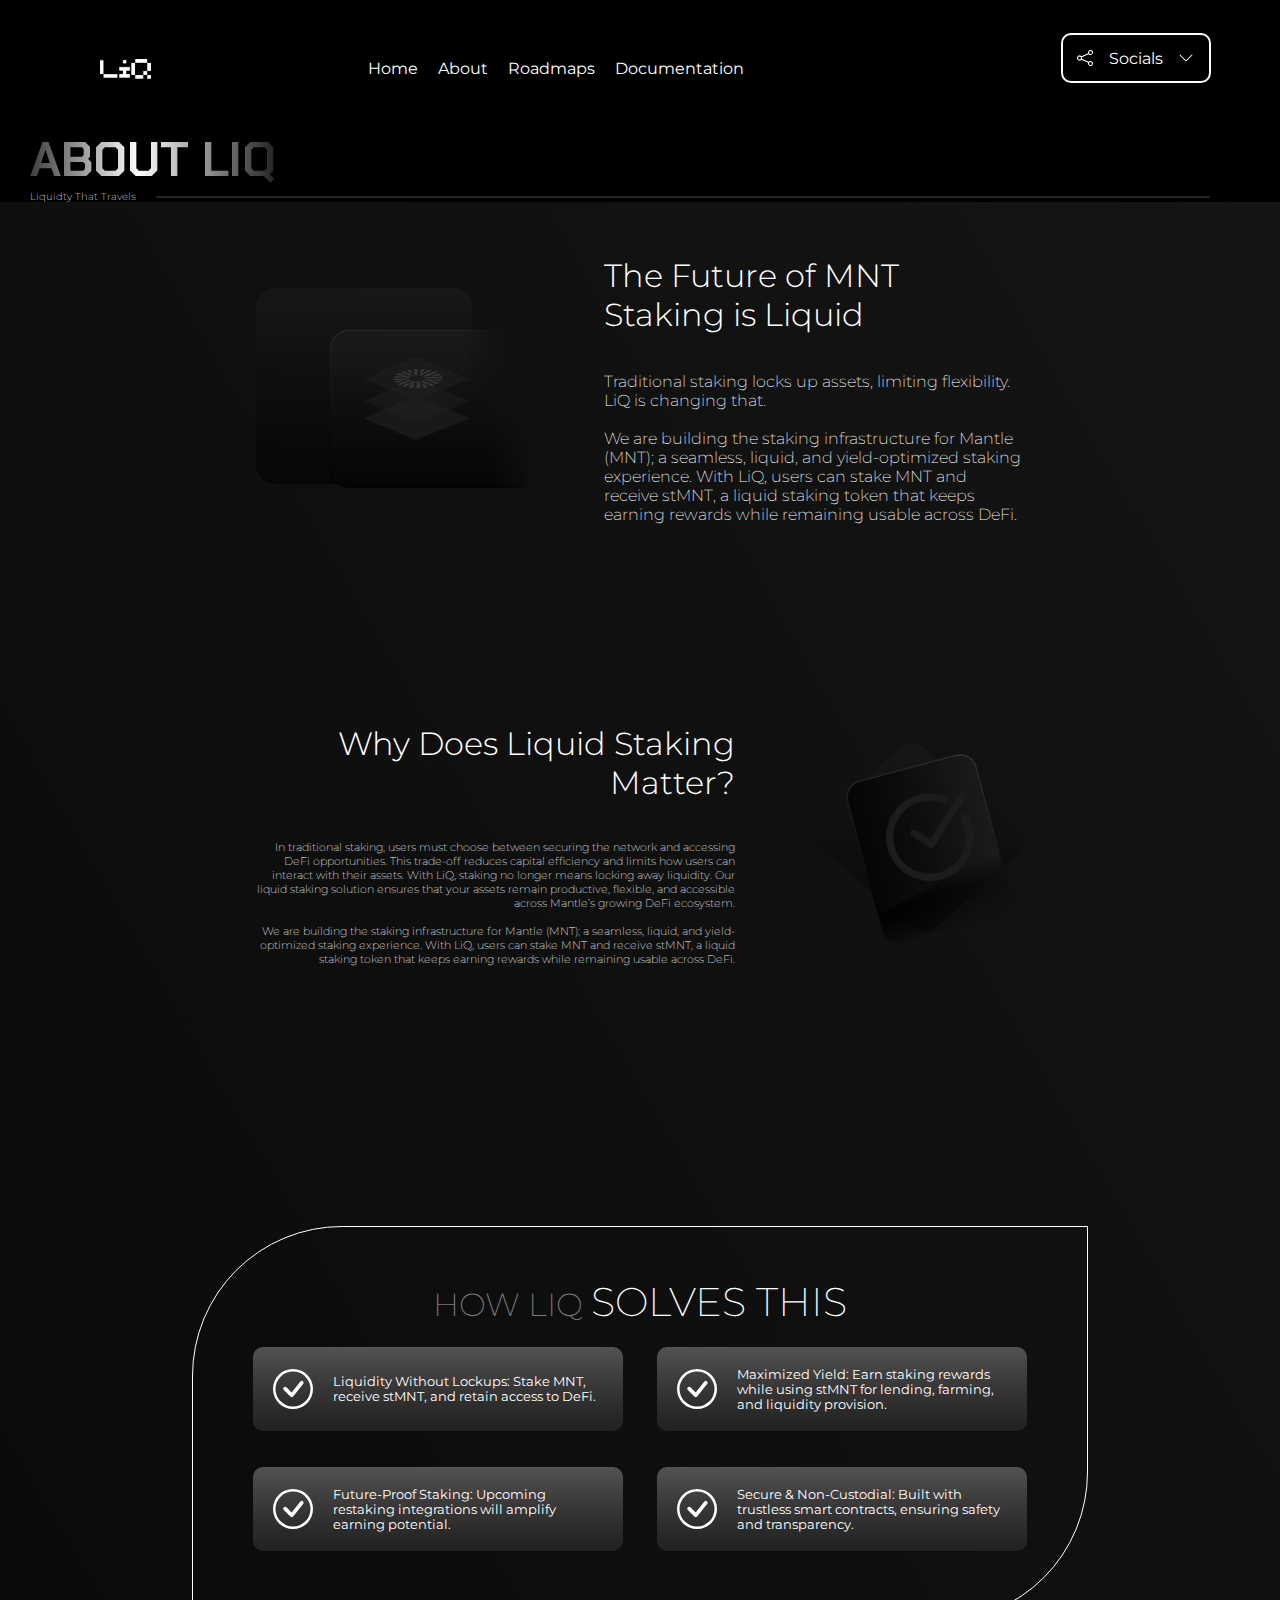
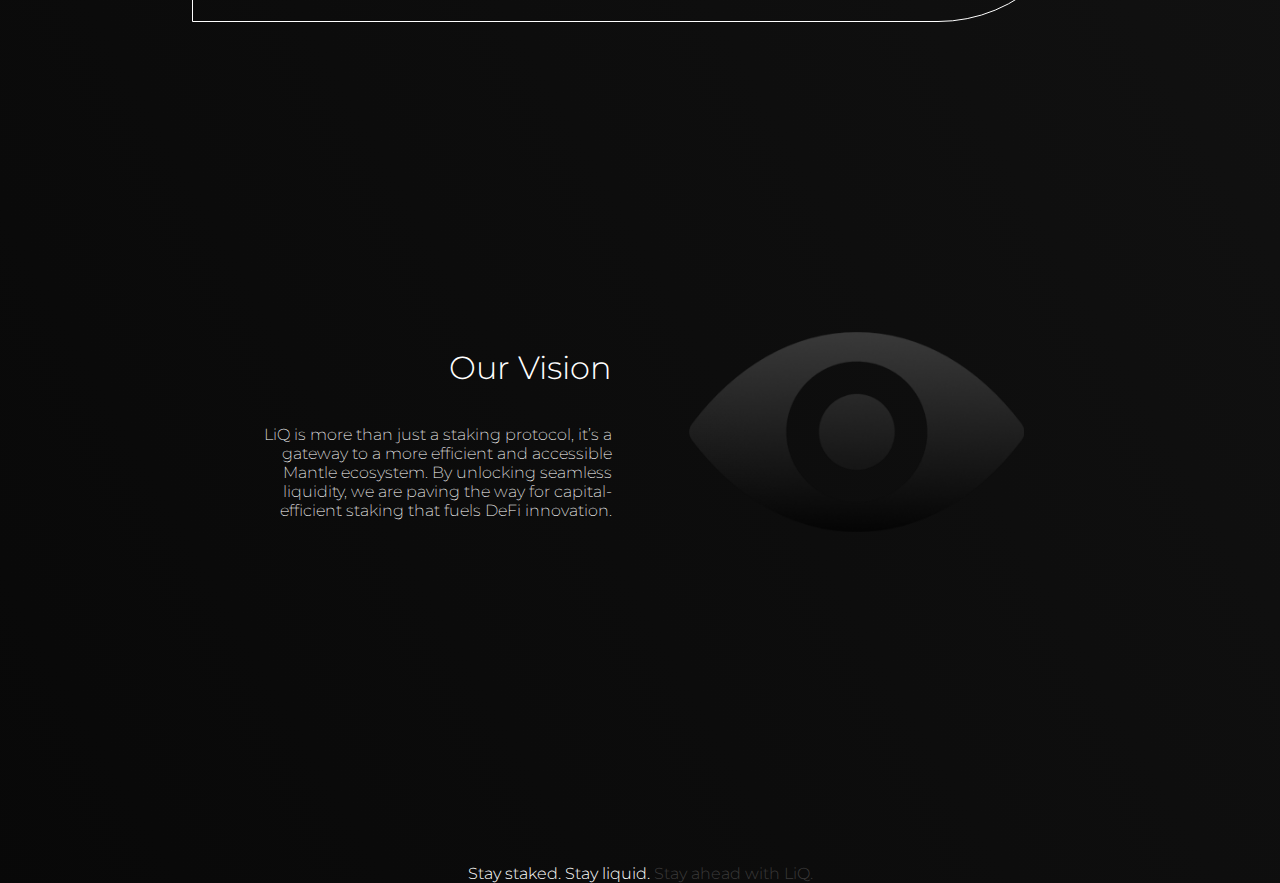
<file: about.html>
<!DOCTYPE html>
<html lang="en">
<head>
    <meta charset="UTF-8">
    <meta name="viewport" content="width=device-width, initial-scale=1.0">
    <link rel="preconnect" href="https://fonts.googleapis.com">
<link rel="preconnect" href="https://fonts.gstatic.com" crossorigin>
<link href="https://fonts.googleapis.com/css2?family=Chakra+Petch:ital,wght@0,300;0,400;0,500;0,600;0,700;1,300;1,400;1,500;1,600;1,700&display=swap" rel="stylesheet">
<link rel="preconnect" href="https://fonts.googleapis.com">
<link rel="preconnect" href="https://fonts.gstatic.com" crossorigin>
<link href="https://fonts.googleapis.com/css2?family=Montserrat:ital,wght@0,100..900;1,100..900&display=swap" rel="stylesheet">
<link rel="stylesheet" href="./styles.css">
<link rel="stylesheet" href="./about.css">
    <title>Document</title>
    <style>
        
    </style>
</head>
<body>
    <nav class="nav-bar">
        <img src="./images/main logo.png" alt="logo" class="main-logo ohno">
    <ul class="nav-menu">
        <li class="nav-item"></li>
        <li class="nav-item"><a href="./index.html">Home</a></li>
        <li class="nav-item"><a href="./about.html">About</a></li>
        <li class="nav-item"><a href="./roadmaps.html">Roadmaps</a></li>
        <li class="nav-item"><a href="#">Documentation</a></li>
        <li class="nav-item second-socials">
            <div id="soc"> <a href="https://t.me/Stakeliq"><svg xmlns="http://www.w3.org/2000/svg" width="25" height="25" fill="currentColor" class="bi bi-telegram" viewBox="0 0 16 16">
                <path d="M16 8A8 8 0 1 1 0 8a8 8 0 0 1 16 0M8.287 5.906q-1.168.486-4.666 2.01-.567.225-.595.442c-.03.243.275.339.69.47l.175.055c.408.133.958.288 1.243.294q.39.01.868-.32 3.269-2.206 3.374-2.23c.05-.012.12-.026.166.016s.042.12.037.141c-.03.129-1.227 1.241-1.846 1.817-.193.18-.33.307-.358.336a8 8 0 0 1-.188.186c-.38.366-.664.64.015 1.088.327.216.589.393.85.571.284.194.568.387.936.629q.14.092.27.187c.331.236.63.448.997.414.214-.02.435-.22.547-.82.265-1.417.786-4.486.906-5.751a1.4 1.4 0 0 0-.013-.315.34.34 0 0 0-.114-.217.53.53 0 0 0-.31-.093c-.3.005-.763.166-2.984 1.09"/>
              </svg></a></div>
            <div id="soc"><a href="https://x.com/stakeliq "><svg xmlns="http://www.w3.org/2000/svg" width="25" height="25" fill="currentColor" class="bi bi-twitter-x" viewBox="0 0 16 16">
                <path d="M12.6.75h2.454l-5.36 6.142L16 15.25h-4.937l-3.867-5.07-4.425 5.07H.316l5.733-6.57L0 .75h5.063l3.495 4.633L12.601.75Zm-.86 13.028h1.36L4.323 2.145H2.865z"/>
              </svg></a></div>
            <div id="soc"><a href="https://liq-3.gitbook.io/stake.liq"><svg xmlns="http://www.w3.org/2000/svg" width="25" height="25" fill="currentColor" class="bi bi-files-alt" viewBox="0 0 16 16">
                <path d="M11 0H3a2 2 0 0 0-2 2v12a2 2 0 0 0 2 2h8a2 2 0 0 0 2-2 2 2 0 0 0 2-2V4a2 2 0 0 0-2-2 2 2 0 0 0-2-2m2 3a1 1 0 0 1 1 1v8a1 1 0 0 1-1 1zM2 2a1 1 0 0 1 1-1h8a1 1 0 0 1 1 1v12a1 1 0 0 1-1 1H3a1 1 0 0 1-1-1z"/>
              </svg></a></div>
        </li>
    </ul>
    <div class="socials">
        <div id="soc-main">
        <svg xmlns="http://www.w3.org/2000/svg" width="16" height="16" fill="currentColor" class="bi bi-share" viewBox="0 0 16 16">
        <path d="M13.5 1a1.5 1.5 0 1 0 0 3 1.5 1.5 0 0 0 0-3M11 2.5a2.5 2.5 0 1 1 .603 1.628l-6.718 3.12a2.5 2.5 0 0 1 0 1.504l6.718 3.12a2.5 2.5 0 1 1-.488.876l-6.718-3.12a2.5 2.5 0 1 1 0-3.256l6.718-3.12A2.5 2.5 0 0 1 11 2.5m-8.5 4a1.5 1.5 0 1 0 0 3 1.5 1.5 0 0 0 0-3m11 5.5a1.5 1.5 0 1 0 0 3 1.5 1.5 0 0 0 0-3"/>
        </svg> Socials <svg xmlns="http://www.w3.org/2000/svg" width="16" height="16" fill="currentColor" class="bi bi-chevron-down" viewBox="0 0 16 16">
        <path fill-rule="evenodd" d="M1.646 4.646a.5.5 0 0 1 .708 0L8 10.293l5.646-5.647a.5.5 0 0 1 .708.708l-6 6a.5.5 0 0 1-.708 0l-6-6a.5.5 0 0 1 0-.708"/>
        </svg>
    </div>
    <section id="soc-drop">
        <ul>
            <li class="nav-item">
                <div id="soc"><a href="https://t.me/Stakeliq"><svg xmlns="http://www.w3.org/2000/svg" width="25" height="25" fill="currentColor" class="bi bi-telegram" viewBox="0 0 16 16">
                    <path d="M16 8A8 8 0 1 1 0 8a8 8 0 0 1 16 0M8.287 5.906q-1.168.486-4.666 2.01-.567.225-.595.442c-.03.243.275.339.69.47l.175.055c.408.133.958.288 1.243.294q.39.01.868-.32 3.269-2.206 3.374-2.23c.05-.012.12-.026.166.016s.042.12.037.141c-.03.129-1.227 1.241-1.846 1.817-.193.18-.33.307-.358.336a8 8 0 0 1-.188.186c-.38.366-.664.64.015 1.088.327.216.589.393.85.571.284.194.568.387.936.629q.14.092.27.187c.331.236.63.448.997.414.214-.02.435-.22.547-.82.265-1.417.786-4.486.906-5.751a1.4 1.4 0 0 0-.013-.315.34.34 0 0 0-.114-.217.53.53 0 0 0-.31-.093c-.3.005-.763.166-2.984 1.09"/>
                  </svg></a></div>
                <div id="soc"><a href="https://x.com/stakeliq "><svg xmlns="http://www.w3.org/2000/svg" width="25" height="25" fill="currentColor" class="bi bi-twitter-x" viewBox="0 0 16 16">
                    <path d="M12.6.75h2.454l-5.36 6.142L16 15.25h-4.937l-3.867-5.07-4.425 5.07H.316l5.733-6.57L0 .75h5.063l3.495 4.633L12.601.75Zm-.86 13.028h1.36L4.323 2.145H2.865z"/>
                  </svg></a></div>
                <div id="soc"><a href="https://liq-3.gitbook.io/stake.liq"><svg xmlns="http://www.w3.org/2000/svg" width="25" height="25" fill="currentColor" class="bi bi-files-alt" viewBox="0 0 16 16">
                    <path d="M11 0H3a2 2 0 0 0-2 2v12a2 2 0 0 0 2 2h8a2 2 0 0 0 2-2 2 2 0 0 0 2-2V4a2 2 0 0 0-2-2 2 2 0 0 0-2-2m2 3a1 1 0 0 1 1 1v8a1 1 0 0 1-1 1zM2 2a1 1 0 0 1 1-1h8a1 1 0 0 1 1 1v12a1 1 0 0 1-1 1H3a1 1 0 0 1-1-1z"/>
                  </svg></a></div>
            </li>
        </ul>
    </section>
    </div>
        <div class="hamburger">
            <div class="bar"></div>
            <div class="bar"></div>
            <div class="bar"></div>
        </div>
    </nav>
    <div class="head-sec-cont">
    <div class="about">
        <h1>ABOUT LIQ</h1>
    </div>
    <div class="headerlite">
        <p class="liqtt">Liquidty that travels</p>
        <div class="headrule"></div>
    </div>
</div>
<section class="info-one sigh">
    <div class="flashcard-one">
        <div class="imgur"><img src="./images/Group 4.png" alt="" style="height: 200px;"></div>
        <div class="information">
            <div><h3>The Future of MNT  Staking is Liquid</h3></div><br><br>
            <div class="par res-par"><p>Traditional staking locks up assets, limiting flexibility. LiQ is changing that. <br><br>
                We are building the staking infrastructure for Mantle (MNT); a seamless, liquid, and yield-optimized staking experience. With LiQ, users can stake MNT and receive stMNT, a liquid staking token that keeps earning rewards while remaining usable across DeFi.</p></div>
        </div>
    </div>
</section>
<section class="info-one">
    <div class="flashcard-one twotwo">
        <div class="information lefty lefty-res">
            <div id="why" class="exp"><h3>Why Does Liquid Staking Matter?</h3></div><br><br>
            <div class="par res-par"><p style="font-size: 0.7rem;">In traditional staking, users must choose between securing the network and accessing DeFi opportunities. This trade-off reduces capital efficiency and limits how users can interact with their assets.

                With LiQ, staking no longer means locking away liquidity. Our liquid staking solution ensures that your assets remain productive, flexible, and accessible across Mantle’s growing DeFi ecosystem.<br><br>
                We are building the staking infrastructure for Mantle (MNT); a seamless, liquid, and yield-optimized staking experience. With LiQ, users can stake MNT and receive stMNT, a liquid staking token that keeps earning rewards while remaining usable across DeFi.</p></div>
        </div>
        <div class="imgur imgur-res"><img src="./images/Group 3.png" alt="" id="imgurto" style="height: 200px;" ></div>
    </div>
</section>
<section class="info-one omo">
    <div class="special">
        <div class="special-ed">
            <p id="paras">HOW LIQ <span>SOLVES THIS</span></p>
        </div>
        <div class="specs">
                <div>
                    <ul>
                    <li><svg xmlns="http://www.w3.org/2000/svg" width="40" height="40" fill="currentColor" class="bi bi-check-circle" viewBox="0 0 16 16">
  <path d="M8 15A7 7 0 1 1 8 1a7 7 0 0 1 0 14m0 1A8 8 0 1 0 8 0a8 8 0 0 0 0 16"/>
  <path d="m10.97 4.97-.02.022-3.473 4.425-2.093-2.094a.75.75 0 0 0-1.06 1.06L6.97 11.03a.75.75 0 0 0 1.079-.02l3.992-4.99a.75.75 0 0 0-1.071-1.05"/>
</svg></li>
                    <li>Liquidity Without Lockups: Stake MNT, receive stMNT, and retain access to DeFi.</li>
                    </ul>
            </div>
                <div id="swap-two">
                    <ul>
                    <li><svg xmlns="http://www.w3.org/2000/svg" width="40" height="40" fill="currentColor" class="bi bi-check-circle" viewBox="0 0 16 16">
  <path d="M8 15A7 7 0 1 1 8 1a7 7 0 0 1 0 14m0 1A8 8 0 1 0 8 0a8 8 0 0 0 0 16"/>
  <path d="m10.97 4.97-.02.022-3.473 4.425-2.093-2.094a.75.75 0 0 0-1.06 1.06L6.97 11.03a.75.75 0 0 0 1.079-.02l3.992-4.99a.75.75 0 0 0-1.071-1.05"/>
</svg></li>
                    <li>Maximized Yield: Earn staking rewards while using stMNT for lending, farming, and liquidity provision.</li>
                    </ul>
            </div>
                <div id="swap-one">
                    <ul>
                    <li><svg xmlns="http://www.w3.org/2000/svg" width="40" height="40" fill="currentColor" class="bi bi-check-circle" viewBox="0 0 16 16">
  <path d="M8 15A7 7 0 1 1 8 1a7 7 0 0 1 0 14m0 1A8 8 0 1 0 8 0a8 8 0 0 0 0 16"/>
  <path d="m10.97 4.97-.02.022-3.473 4.425-2.093-2.094a.75.75 0 0 0-1.06 1.06L6.97 11.03a.75.75 0 0 0 1.079-.02l3.992-4.99a.75.75 0 0 0-1.071-1.05"/>
</svg></li>
                    <li>Future-Proof Staking: Upcoming restaking integrations will amplify earning potential.</li>
                    </ul>
            </div>
                <div>
                    <ul>
                    <li><svg xmlns="http://www.w3.org/2000/svg" width="40" height="40" fill="currentColor" class="bi bi-check-circle" viewBox="0 0 16 16">
  <path d="M8 15A7 7 0 1 1 8 1a7 7 0 0 1 0 14m0 1A8 8 0 1 0 8 0a8 8 0 0 0 0 16"/>
  <path d="m10.97 4.97-.02.022-3.473 4.425-2.093-2.094a.75.75 0 0 0-1.06 1.06L6.97 11.03a.75.75 0 0 0 1.079-.02l3.992-4.99a.75.75 0 0 0-1.071-1.05"/>
</svg></li>
                    <li>Secure & Non-Custodial: Built with trustless smart contracts, ensuring safety and transparency.</li>
                    </ul>
            </div>
        </div>
    </div>
</section>
<section class="info-one" style="margin-top: 50px;">
    <div class="flashcard-one">
        <div class="information lefty lefty lefty-res">
            <div id="why"><h3>Our Vision</h3></div><br><br>
            <div class="par"><p>LiQ is more than just a staking protocol, it’s a gateway to a more efficient and accessible Mantle ecosystem. By unlocking seamless liquidity, we are paving the way for capital-efficient staking that fuels DeFi innovation.</p></div>
        </div>
        <div class="imgur"><img src="./images/Layer 26.png" alt="" id="imgurto menace" style="height: 200px;"></div>
    </div>
</section>
<section id="footer">
    <h3 id="foot">Stay staked. Stay liquid.  <span> Stay ahead with LiQ.</span></h3>
</section>
<script src="./script.js"></script>
        </body>
        </html>
</file>
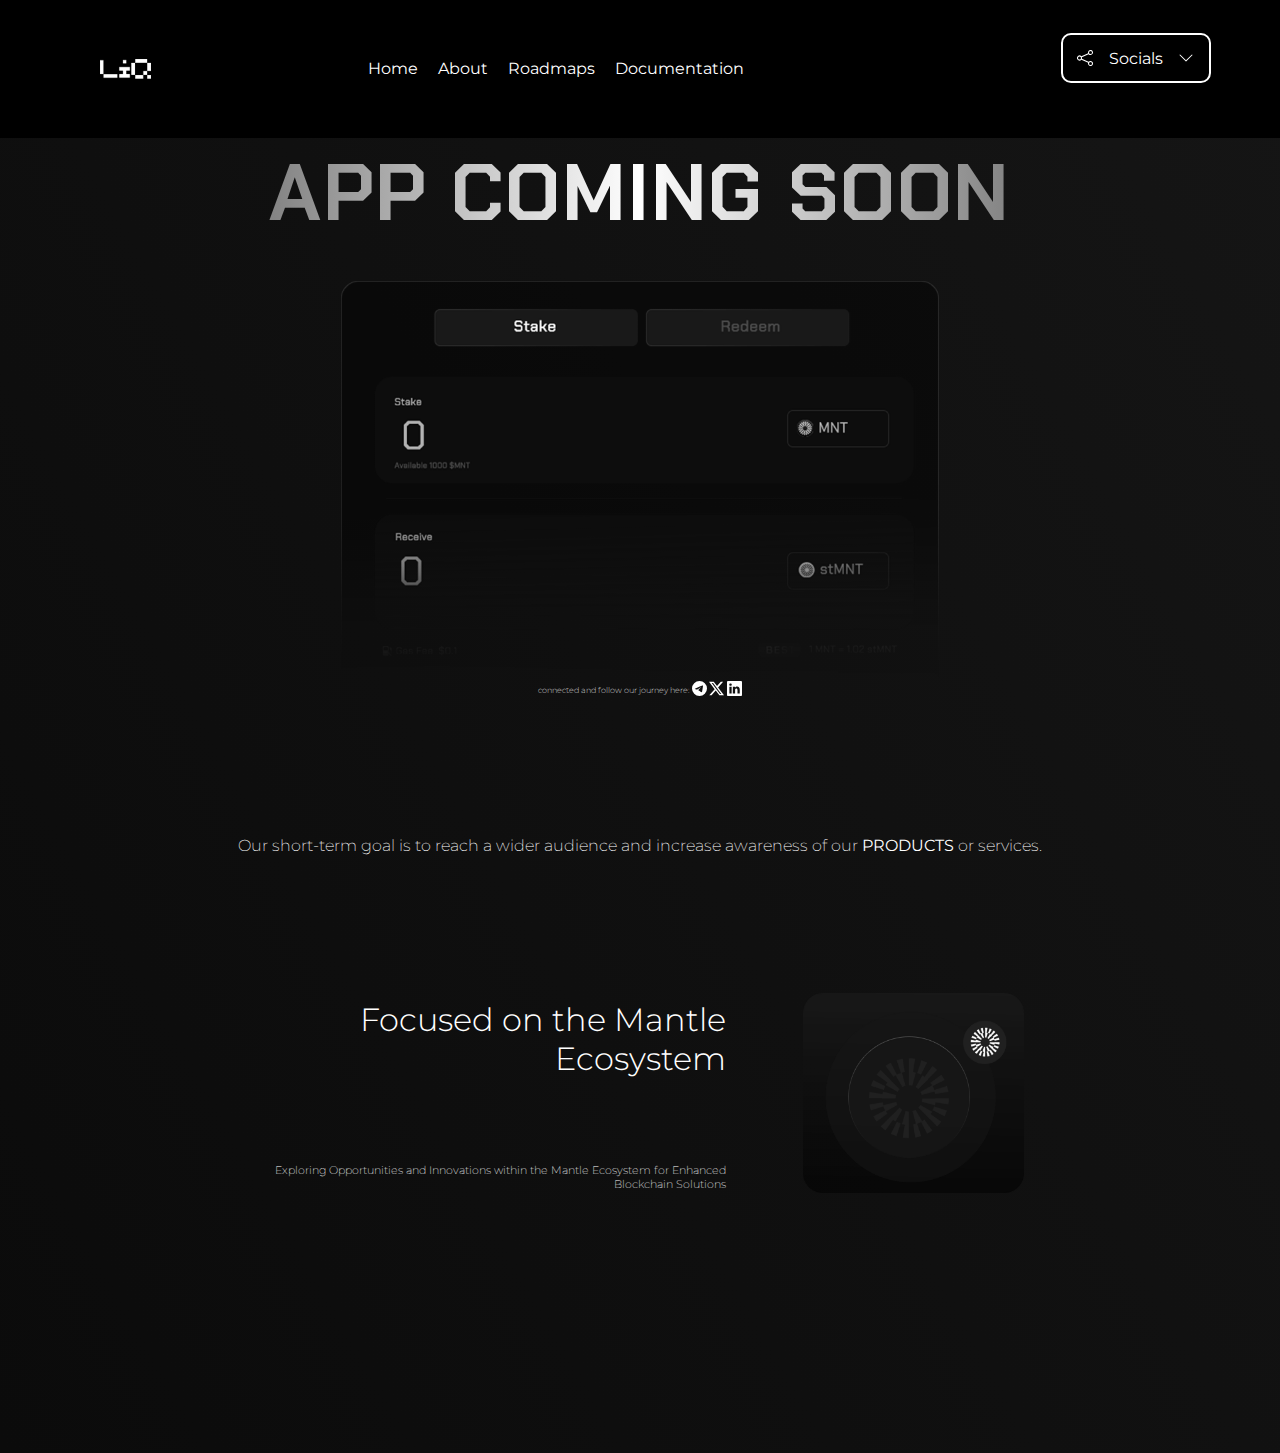
<file: launch.html>
<!DOCTYPE html>
<html lang="en">
<head>
    <meta charset="UTF-8">
    <meta name="viewport" content="width=device-width, initial-scale=1.0">
    <link rel="preconnect" href="https://fonts.googleapis.com">
<link rel="preconnect" href="https://fonts.gstatic.com" crossorigin>
<link href="https://fonts.googleapis.com/css2?family=Chakra+Petch:ital,wght@0,300;0,400;0,500;0,600;0,700;1,300;1,400;1,500;1,600;1,700&display=swap" rel="stylesheet">
<link rel="preconnect" href="https://fonts.googleapis.com">
<link rel="preconnect" href="https://fonts.gstatic.com" crossorigin>
<link href="https://fonts.googleapis.com/css2?family=Montserrat:ital,wght@0,100..900;1,100..900&display=swap" rel="stylesheet">
<link rel="stylesheet" href="./about.css">
<link rel="stylesheet" href="./styles.css">
<link rel="stylesheet" href="./launch.css">
    <title>Document</title>
    <style>
        
    </style>
</head>
<body>
    <nav class="nav-bar">
        <img src="./images/main logo.png" alt="logo" class="main-logo ohno">
    <ul class="nav-menu">
        <li class="nav-item"></li>
        <li class="nav-item"><a href="./index.html">Home</a></li>
        <li class="nav-item"><a href="./about.html">About</a></li>
        <li class="nav-item"><a href="./roadmaps.html">Roadmaps</a></li>
        <li class="nav-item"><a href="#">Documentation</a></li>
        <li class="nav-item second-socials">
            <div id="soc"> <a href="https://t.me/Stakeliq"><svg xmlns="http://www.w3.org/2000/svg" width="25" height="25" fill="currentColor" class="bi bi-telegram" viewBox="0 0 16 16">
                <path d="M16 8A8 8 0 1 1 0 8a8 8 0 0 1 16 0M8.287 5.906q-1.168.486-4.666 2.01-.567.225-.595.442c-.03.243.275.339.69.47l.175.055c.408.133.958.288 1.243.294q.39.01.868-.32 3.269-2.206 3.374-2.23c.05-.012.12-.026.166.016s.042.12.037.141c-.03.129-1.227 1.241-1.846 1.817-.193.18-.33.307-.358.336a8 8 0 0 1-.188.186c-.38.366-.664.64.015 1.088.327.216.589.393.85.571.284.194.568.387.936.629q.14.092.27.187c.331.236.63.448.997.414.214-.02.435-.22.547-.82.265-1.417.786-4.486.906-5.751a1.4 1.4 0 0 0-.013-.315.34.34 0 0 0-.114-.217.53.53 0 0 0-.31-.093c-.3.005-.763.166-2.984 1.09"/>
              </svg></a></div>
            <div id="soc"><a href="https://x.com/stakeliq "><svg xmlns="http://www.w3.org/2000/svg" width="25" height="25" fill="currentColor" class="bi bi-twitter-x" viewBox="0 0 16 16">
                <path d="M12.6.75h2.454l-5.36 6.142L16 15.25h-4.937l-3.867-5.07-4.425 5.07H.316l5.733-6.57L0 .75h5.063l3.495 4.633L12.601.75Zm-.86 13.028h1.36L4.323 2.145H2.865z"/>
              </svg></a></div>
            <div id="soc"><a href="https://liq-3.gitbook.io/stake.liq"><svg xmlns="http://www.w3.org/2000/svg" width="25" height="25" fill="currentColor" class="bi bi-files-alt" viewBox="0 0 16 16">
                <path d="M11 0H3a2 2 0 0 0-2 2v12a2 2 0 0 0 2 2h8a2 2 0 0 0 2-2 2 2 0 0 0 2-2V4a2 2 0 0 0-2-2 2 2 0 0 0-2-2m2 3a1 1 0 0 1 1 1v8a1 1 0 0 1-1 1zM2 2a1 1 0 0 1 1-1h8a1 1 0 0 1 1 1v12a1 1 0 0 1-1 1H3a1 1 0 0 1-1-1z"/>
              </svg></a></div>
        </li>
    </ul>
    <div class="socials">
        <div id="soc-main">
        <svg xmlns="http://www.w3.org/2000/svg" width="16" height="16" fill="currentColor" class="bi bi-share" viewBox="0 0 16 16">
        <path d="M13.5 1a1.5 1.5 0 1 0 0 3 1.5 1.5 0 0 0 0-3M11 2.5a2.5 2.5 0 1 1 .603 1.628l-6.718 3.12a2.5 2.5 0 0 1 0 1.504l6.718 3.12a2.5 2.5 0 1 1-.488.876l-6.718-3.12a2.5 2.5 0 1 1 0-3.256l6.718-3.12A2.5 2.5 0 0 1 11 2.5m-8.5 4a1.5 1.5 0 1 0 0 3 1.5 1.5 0 0 0 0-3m11 5.5a1.5 1.5 0 1 0 0 3 1.5 1.5 0 0 0 0-3"/>
        </svg> Socials <svg xmlns="http://www.w3.org/2000/svg" width="16" height="16" fill="currentColor" class="bi bi-chevron-down" viewBox="0 0 16 16">
        <path fill-rule="evenodd" d="M1.646 4.646a.5.5 0 0 1 .708 0L8 10.293l5.646-5.647a.5.5 0 0 1 .708.708l-6 6a.5.5 0 0 1-.708 0l-6-6a.5.5 0 0 1 0-.708"/>
        </svg>
    </div>
    <section id="soc-drop">
        <ul>
            <li class="nav-item">
                <div id="soc"><a href="https://t.me/Stakeliq"><svg xmlns="http://www.w3.org/2000/svg" width="25" height="25" fill="currentColor" class="bi bi-telegram" viewBox="0 0 16 16">
                    <path d="M16 8A8 8 0 1 1 0 8a8 8 0 0 1 16 0M8.287 5.906q-1.168.486-4.666 2.01-.567.225-.595.442c-.03.243.275.339.69.47l.175.055c.408.133.958.288 1.243.294q.39.01.868-.32 3.269-2.206 3.374-2.23c.05-.012.12-.026.166.016s.042.12.037.141c-.03.129-1.227 1.241-1.846 1.817-.193.18-.33.307-.358.336a8 8 0 0 1-.188.186c-.38.366-.664.64.015 1.088.327.216.589.393.85.571.284.194.568.387.936.629q.14.092.27.187c.331.236.63.448.997.414.214-.02.435-.22.547-.82.265-1.417.786-4.486.906-5.751a1.4 1.4 0 0 0-.013-.315.34.34 0 0 0-.114-.217.53.53 0 0 0-.31-.093c-.3.005-.763.166-2.984 1.09"/>
                  </svg></a></div>
                <div id="soc"><a href="https://x.com/stakeliq "><svg xmlns="http://www.w3.org/2000/svg" width="25" height="25" fill="currentColor" class="bi bi-twitter-x" viewBox="0 0 16 16">
                    <path d="M12.6.75h2.454l-5.36 6.142L16 15.25h-4.937l-3.867-5.07-4.425 5.07H.316l5.733-6.57L0 .75h5.063l3.495 4.633L12.601.75Zm-.86 13.028h1.36L4.323 2.145H2.865z"/>
                  </svg></a></div>
                <div id="soc"><a href="https://liq-3.gitbook.io/stake.liq"><svg xmlns="http://www.w3.org/2000/svg" width="25" height="25" fill="currentColor" class="bi bi-files-alt" viewBox="0 0 16 16">
                    <path d="M11 0H3a2 2 0 0 0-2 2v12a2 2 0 0 0 2 2h8a2 2 0 0 0 2-2 2 2 0 0 0 2-2V4a2 2 0 0 0-2-2 2 2 0 0 0-2-2m2 3a1 1 0 0 1 1 1v8a1 1 0 0 1-1 1zM2 2a1 1 0 0 1 1-1h8a1 1 0 0 1 1 1v12a1 1 0 0 1-1 1H3a1 1 0 0 1-1-1z"/>
                  </svg></a></div>
            </li>
        </ul>
    </section>
    </div>
        <div class="hamburger">
            <div class="bar"></div>
            <div class="bar"></div>
            <div class="bar"></div>
        </div>
    </nav>
    <div class="app-header" id="liq-anim">
        APP COMING SOON
    </div>
    <section class="application">
        <img src="./images/HERO.png" alt="app">
        <p class="p">connected and follow our journey here: <a href="https://t.me/Stakeliq"><svg xmlns="http://www.w3.org/2000/svg" width="15" height="15" fill="currentColor" class="bi bi-telegram" viewBox="0 0 16 16">
            <path d="M16 8A8 8 0 1 1 0 8a8 8 0 0 1 16 0M8.287 5.906q-1.168.486-4.666 2.01-.567.225-.595.442c-.03.243.275.339.69.47l.175.055c.408.133.958.288 1.243.294q.39.01.868-.32 3.269-2.206 3.374-2.23c.05-.012.12-.026.166.016s.042.12.037.141c-.03.129-1.227 1.241-1.846 1.817-.193.18-.33.307-.358.336a8 8 0 0 1-.188.186c-.38.366-.664.64.015 1.088.327.216.589.393.85.571.284.194.568.387.936.629q.14.092.27.187c.331.236.63.448.997.414.214-.02.435-.22.547-.82.265-1.417.786-4.486.906-5.751a1.4 1.4 0 0 0-.013-.315.34.34 0 0 0-.114-.217.53.53 0 0 0-.31-.093c-.3.005-.763.166-2.984 1.09"/>
          </svg></a><a href="https://x.com/stakeliq "><svg xmlns="http://www.w3.org/2000/svg" width="15" height="15" fill="currentColor" class="bi bi-twitter-x" viewBox="0 0 16 16">
            <path d="M12.6.75h2.454l-5.36 6.142L16 15.25h-4.937l-3.867-5.07-4.425 5.07H.316l5.733-6.57L0 .75h5.063l3.495 4.633L12.601.75Zm-.86 13.028h1.36L4.323 2.145H2.865z"/>
          </svg></a><a href="https://liq-3.gitbook.io/stake.liq"><svg xmlns="http://www.w3.org/2000/svg" width="15" height="15" fill="currentColor" class="bi bi-linkedin" viewBox="0 0 16 16">
            <path d="M0 1.146C0 .513.526 0 1.175 0h13.65C15.474 0 16 .513 16 1.146v13.708c0 .633-.526 1.146-1.175 1.146H1.175C.526 16 0 15.487 0 14.854zm4.943 12.248V6.169H2.542v7.225zm-1.2-8.212c.837 0 1.358-.554 1.358-1.248-.015-.709-.52-1.248-1.342-1.248S2.4 3.226 2.4 3.934c0 .694.521 1.248 1.327 1.248zm4.908 8.212V9.359c0-.216.016-.432.08-.586.173-.431.568-.878 1.232-.878.869 0 1.216.662 1.216 1.634v3.865h2.401V9.25c0-2.22-1.184-3.252-2.764-3.252-1.274 0-1.845.7-2.165 1.193v.025h-.016l.016-.025V6.169h-2.4c.03.678 0 7.225 0 7.225z"/>
          </svg></a></p>
    </section>
<p>Our short-term goal is to reach a wider audience 
    and increase awareness of our <span>PRODUCTS</span> or services.</p>
    
    <section class="info-one">
        <div class="flashcard-one twotwo">
            <div class="information lefty lefty-res">
                <div id="why" class="exp"><h3>Focused on the Mantle 
                    Ecosystem</h3></div><br><br>
                <div class="par res-par"><p style="font-size: 0.7rem;">Exploring Opportunities and Innovations within the Mantle Ecosystem for Enhanced Blockchain Solutions</p></div>
            </div>
            <div class="imgur imgur-res"><img src="./images/IC3.png" alt="" id="imgurto" style="height: 200px;" ></div>
        </div>
    </section>
    
    <script src="./script.js"></script>
</body>
</html>
</file>
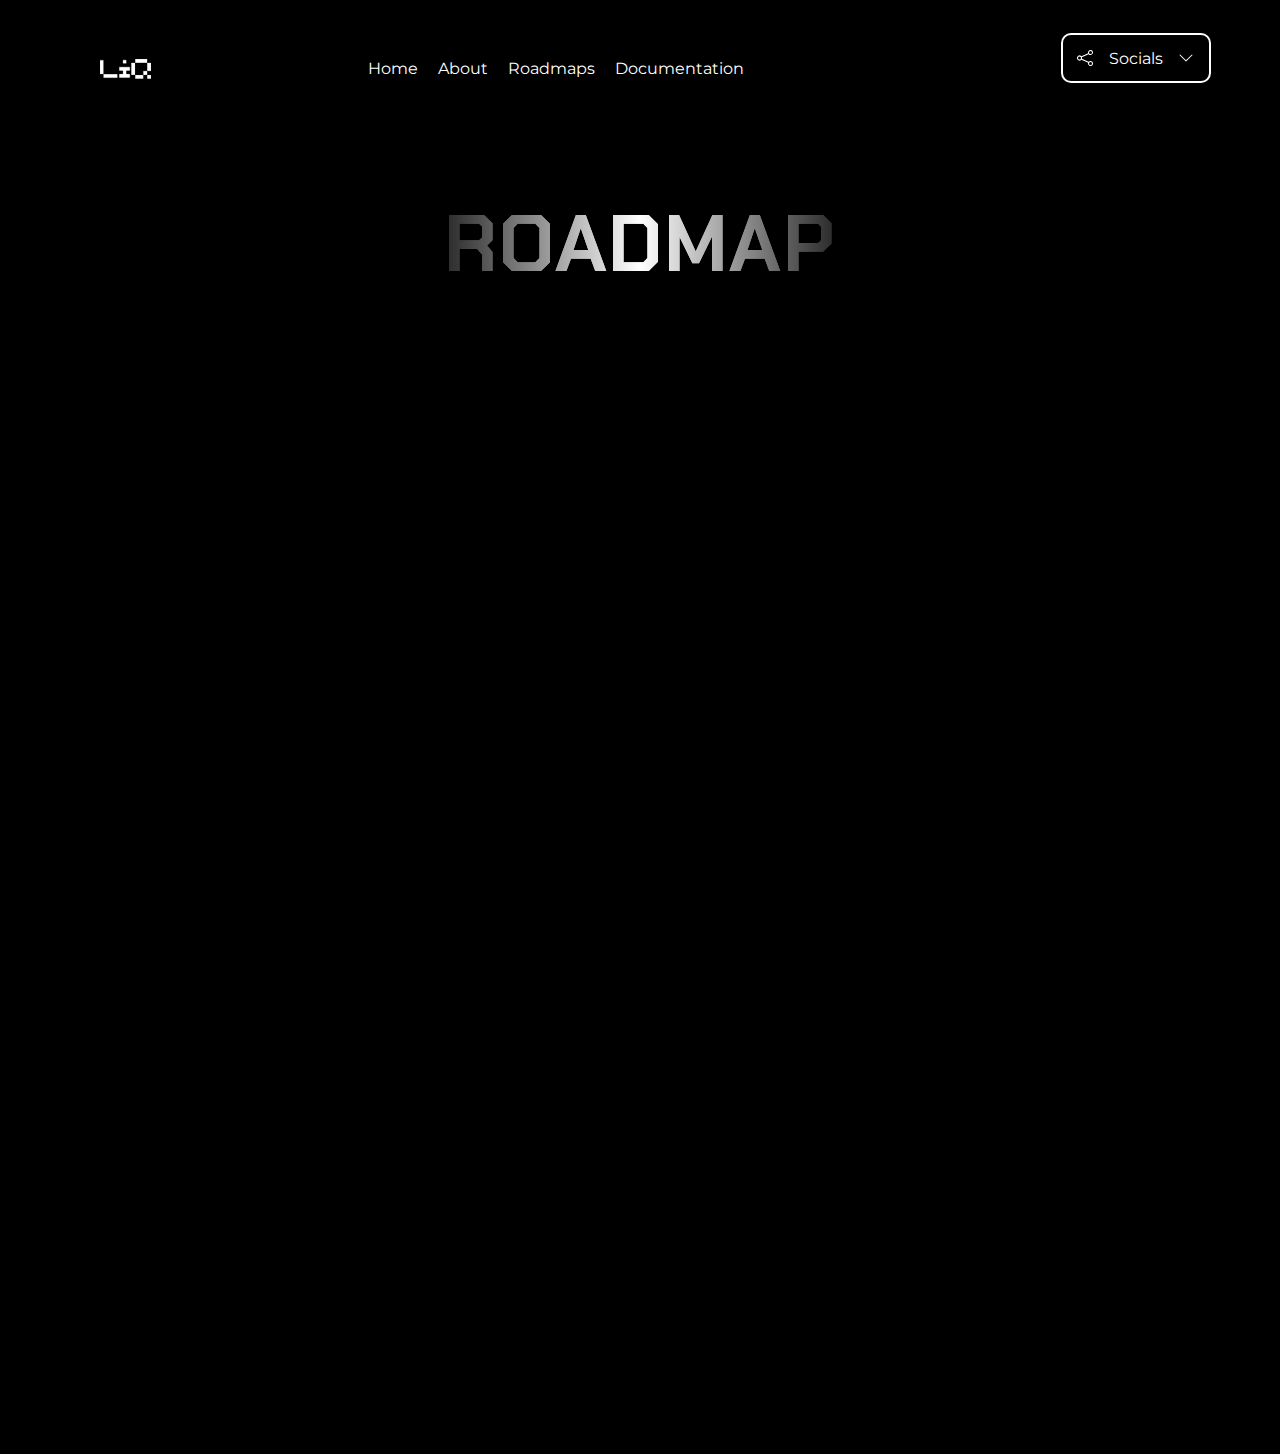
<file: roadmaps.html>
<!DOCTYPE html>
<html lang="en">
<head>
    <meta charset="UTF-8">
    <meta name="viewport" content="width=device-width, initial-scale=1.0">
    <link rel="preconnect" href="https://fonts.googleapis.com">
<link rel="preconnect" href="https://fonts.gstatic.com" crossorigin>
<link href="https://fonts.googleapis.com/css2?family=Chakra+Petch:ital,wght@0,300;0,400;0,500;0,600;0,700;1,300;1,400;1,500;1,600;1,700&display=swap" rel="stylesheet">
<link rel="preconnect" href="https://fonts.googleapis.com">
<link rel="preconnect" href="https://fonts.gstatic.com" crossorigin>
<link href="https://fonts.googleapis.com/css2?family=Montserrat:ital,wght@0,100..900;1,100..900&display=swap" rel="stylesheet">
<!-- <link href="https://cdn.jsdelivr.net/npm/bootstrap@5.3.5/dist/css/bootstrap.min.css" rel="stylesheet" integrity="sha384-SgOJa3DmI69IUzQ2PVdRZhwQ+dy64/BUtbMJw1MZ8t5HZApcHrRKUc4W0kG879m7" crossorigin="anonymous"> -->
<link rel="stylesheet" href="./styles.css">
<link rel="stylesheet" href="./roadmap.css">
    <title>Document</title>
    <style>
        
    </style>
</head>
<body>
    <nav class="nav-bar">
        <img src="./images/main logo.png" alt="logo" class="main-logo ohno">
    <ul class="nav-menu">
        <li class="nav-item"></li>
        <li class="nav-item"><a href="./index.html">Home</a></li>
        <li class="nav-item"><a href="./about.html">About</a></li>
        <li class="nav-item"><a href="./roadmaps.html">Roadmaps</a></li>
        <li class="nav-item"><a href="#">Documentation</a></li>
        <li class="nav-item second-socials">
            <div id="soc"> <a href="https://t.me/Stakeliq"><svg xmlns="http://www.w3.org/2000/svg" width="25" height="25" fill="currentColor" class="bi bi-telegram" viewBox="0 0 16 16">
                <path d="M16 8A8 8 0 1 1 0 8a8 8 0 0 1 16 0M8.287 5.906q-1.168.486-4.666 2.01-.567.225-.595.442c-.03.243.275.339.69.47l.175.055c.408.133.958.288 1.243.294q.39.01.868-.32 3.269-2.206 3.374-2.23c.05-.012.12-.026.166.016s.042.12.037.141c-.03.129-1.227 1.241-1.846 1.817-.193.18-.33.307-.358.336a8 8 0 0 1-.188.186c-.38.366-.664.64.015 1.088.327.216.589.393.85.571.284.194.568.387.936.629q.14.092.27.187c.331.236.63.448.997.414.214-.02.435-.22.547-.82.265-1.417.786-4.486.906-5.751a1.4 1.4 0 0 0-.013-.315.34.34 0 0 0-.114-.217.53.53 0 0 0-.31-.093c-.3.005-.763.166-2.984 1.09"/>
              </svg></a></div>
            <div id="soc"><a href="https://x.com/stakeliq "><svg xmlns="http://www.w3.org/2000/svg" width="25" height="25" fill="currentColor" class="bi bi-twitter-x" viewBox="0 0 16 16">
                <path d="M12.6.75h2.454l-5.36 6.142L16 15.25h-4.937l-3.867-5.07-4.425 5.07H.316l5.733-6.57L0 .75h5.063l3.495 4.633L12.601.75Zm-.86 13.028h1.36L4.323 2.145H2.865z"/>
              </svg></a></div>
            <div id="soc"><a href="https://liq-3.gitbook.io/stake.liq"><svg xmlns="http://www.w3.org/2000/svg" width="25" height="25" fill="currentColor" class="bi bi-files-alt" viewBox="0 0 16 16">
                <path d="M11 0H3a2 2 0 0 0-2 2v12a2 2 0 0 0 2 2h8a2 2 0 0 0 2-2 2 2 0 0 0 2-2V4a2 2 0 0 0-2-2 2 2 0 0 0-2-2m2 3a1 1 0 0 1 1 1v8a1 1 0 0 1-1 1zM2 2a1 1 0 0 1 1-1h8a1 1 0 0 1 1 1v12a1 1 0 0 1-1 1H3a1 1 0 0 1-1-1z"/>
              </svg></a></div>
        </li>
    </ul>
    <div class="socials">
        <div id="soc-main">
        <svg xmlns="http://www.w3.org/2000/svg" width="16" height="16" fill="currentColor" class="bi bi-share" viewBox="0 0 16 16">
        <path d="M13.5 1a1.5 1.5 0 1 0 0 3 1.5 1.5 0 0 0 0-3M11 2.5a2.5 2.5 0 1 1 .603 1.628l-6.718 3.12a2.5 2.5 0 0 1 0 1.504l6.718 3.12a2.5 2.5 0 1 1-.488.876l-6.718-3.12a2.5 2.5 0 1 1 0-3.256l6.718-3.12A2.5 2.5 0 0 1 11 2.5m-8.5 4a1.5 1.5 0 1 0 0 3 1.5 1.5 0 0 0 0-3m11 5.5a1.5 1.5 0 1 0 0 3 1.5 1.5 0 0 0 0-3"/>
        </svg> Socials <svg xmlns="http://www.w3.org/2000/svg" width="16" height="16" fill="currentColor" class="bi bi-chevron-down" viewBox="0 0 16 16">
        <path fill-rule="evenodd" d="M1.646 4.646a.5.5 0 0 1 .708 0L8 10.293l5.646-5.647a.5.5 0 0 1 .708.708l-6 6a.5.5 0 0 1-.708 0l-6-6a.5.5 0 0 1 0-.708"/>
        </svg>
    </div>
    <section id="soc-drop">
        <ul>
            <li class="nav-item">
                <div id="soc"><a href="https://t.me/Stakeliq"><svg xmlns="http://www.w3.org/2000/svg" width="25" height="25" fill="currentColor" class="bi bi-telegram" viewBox="0 0 16 16">
                    <path d="M16 8A8 8 0 1 1 0 8a8 8 0 0 1 16 0M8.287 5.906q-1.168.486-4.666 2.01-.567.225-.595.442c-.03.243.275.339.69.47l.175.055c.408.133.958.288 1.243.294q.39.01.868-.32 3.269-2.206 3.374-2.23c.05-.012.12-.026.166.016s.042.12.037.141c-.03.129-1.227 1.241-1.846 1.817-.193.18-.33.307-.358.336a8 8 0 0 1-.188.186c-.38.366-.664.64.015 1.088.327.216.589.393.85.571.284.194.568.387.936.629q.14.092.27.187c.331.236.63.448.997.414.214-.02.435-.22.547-.82.265-1.417.786-4.486.906-5.751a1.4 1.4 0 0 0-.013-.315.34.34 0 0 0-.114-.217.53.53 0 0 0-.31-.093c-.3.005-.763.166-2.984 1.09"/>
                  </svg></a></div>
                <div id="soc"><a href="https://x.com/stakeliq "><svg xmlns="http://www.w3.org/2000/svg" width="25" height="25" fill="currentColor" class="bi bi-twitter-x" viewBox="0 0 16 16">
                    <path d="M12.6.75h2.454l-5.36 6.142L16 15.25h-4.937l-3.867-5.07-4.425 5.07H.316l5.733-6.57L0 .75h5.063l3.495 4.633L12.601.75Zm-.86 13.028h1.36L4.323 2.145H2.865z"/>
                  </svg></a></div>
                <div id="soc"><a href="https://liq-3.gitbook.io/stake.liq"><svg xmlns="http://www.w3.org/2000/svg" width="25" height="25" fill="currentColor" class="bi bi-files-alt" viewBox="0 0 16 16">
                    <path d="M11 0H3a2 2 0 0 0-2 2v12a2 2 0 0 0 2 2h8a2 2 0 0 0 2-2 2 2 0 0 0 2-2V4a2 2 0 0 0-2-2 2 2 0 0 0-2-2m2 3a1 1 0 0 1 1 1v8a1 1 0 0 1-1 1zM2 2a1 1 0 0 1 1-1h8a1 1 0 0 1 1 1v12a1 1 0 0 1-1 1H3a1 1 0 0 1-1-1z"/>
                  </svg></a></div>
            </li>
        </ul>
    </section>
    </div>
        <div class="hamburger">
            <div class="bar"></div>
            <div class="bar"></div>
            <div class="bar"></div>
        </div>
    </nav>

    <div class="road-bod">
        <div class="header" id="liq-anim">
            <h1>ROADMAP</h1>
        </div>
        <div class="mapcont">
            <div class="left">
                <div class="rr" id="phase-two">
                    <h3>Phase 2:</h3>
                    <p>Expanding Utility (Q3 2025)  </p>
                    <ul class="shii">
                                <li><span id="head" >stMNT Adoption</span> – Expanding stMNT’s role in liquidity pools, lending protocols, and yield vaults.</li>
                                <li><span id="head" >Partnerships</span> Collaborations with Mantle-based DeFi protocols to deepen integrations.</li>
                                <li><span id="head" >Cross-Chain Exploration</span> – Researching bridging solutions for stMNT liquidity across chains.</li>
                                <li><span id="head" >Governance Module</span> – Introducing community governance to shape LiQ’s future direction.</li>
                            </ul></div>
                <div class="rr" id="phase-four">
                         <h3>Phase 4:</h3>
                    <p>Full-Scale DeFi Integration 
                        (2026 & Beyond) </p>
                    <ul class="shii">
                                <li><span id="head" >stMNT as a Primitives</span> – Driving adoption of stMNT as a core asset in DeFi.</li>
                                <li><span id="head" >Institutional-Grade Staking</span> – Enabling institutional and DAO participation in liquid staking.</li>
                                <li><span id="head" >Yield Aggregation</span> – Unlocking multi-layered yield through advanced staking strategies.</li>
                                <li><span id="head" >Mantle Ecosystem Growth</span> –  Strengthening MNT’s staking infrastructure for long-term sustainability.</li>
                            </ul></div>
            </div>
            <div id="progress">
                
<svg width="30" height="58.29" viewBox="0 0 41 60" fill="none" xmlns="http://www.w3.org/2000/svg" id="tri-one">
    <path fill-rule="evenodd" clip-rule="evenodd" d="M20.5 0.856079L40.5317 20.8877L21.4414 59.1483L0.468323 20.8877L20.5 0.856079Z" fill="#ECECEC"/>
    </svg>

    
<svg width="19.25" height="19.25" viewBox="0 0 23 22" fill="none" xmlns="http://www.w3.org/2000/svg" id="lips-one">
    <path fill-rule="evenodd" clip-rule="evenodd" d="M11.5055 1.38147C16.8207 1.38147 21.1295 5.69027 21.1295 11.0055C21.1295 16.3207 16.8207 20.6295 11.5055 20.6295C6.19027 20.6295 1.88147 16.3207 1.88147 11.0055C1.88147 5.69027 6.19027 1.38147 11.5055 1.38147Z" fill="white" stroke="white" stroke-width="1.96" stroke-miterlimit="16"/>
    </svg>
    
    
<svg width="19.25" height="19.25" viewBox="0 0 23 22" fill="none" xmlns="http://www.w3.org/2000/svg" id="lips-two">
    <path fill-rule="evenodd" clip-rule="evenodd" d="M11.5055 1.38147C16.8207 1.38147 21.1295 5.69027 21.1295 11.0055C21.1295 16.3207 16.8207 20.6295 11.5055 20.6295C6.19027 20.6295 1.88147 16.3207 1.88147 11.0055C1.88147 5.69027 6.19027 1.38147 11.5055 1.38147Z" fill="white" stroke="white" stroke-width="1.96" stroke-miterlimit="16"/>
    </svg>
    
    <svg width="30" height="58.29" viewBox="0 0 41 60" fill="none" xmlns="http://www.w3.org/2000/svg" id="tri-two">
        <path fill-rule="evenodd" clip-rule="evenodd" d="M20.5 0.856079L40.5317 20.8877L21.4414 59.1483L0.468323 20.8877L20.5 0.856079Z" fill="#ECECEC"/>
        </svg>
    
                <svg width="5" height="718" viewBox="0 0 5 718" fill="none" xmlns="http://www.w3.org/2000/svg" id="rod-host">
                <path fill-rule="evenodd" clip-rule="evenodd" d="M2.5 718C1.1193 718 0 716.881 0 715.5V2.5C0 1.1193 1.1193 0 2.5 0C3.8807 0 5 1.1193 5 2.5V715.5C5 716.881 3.8807 718 2.5 718Z" fill="white"/>
                </svg>
                </div>
            <div class="right">
                        <div class="rr" id="phase-one">
                            <h3>Phase 1:</h3>
                            <p>Foundation & Launch (Q2 2025). </p>
                            <ul class="shii">
                                <li><span id="head" >Core Smart Contracts</span> – Development and auditing of liquid staking</li>
                                <li><span id="head" >stMNT Issuance</span> – Launch of stMNT, enabling liquid staking for MNT holders</li>
                                <li><span id="head" >Basic DeFi Integrations</span> – stMNT support in key DEXs and lending markets on Mantle.</li>
                                <li><span id="head" >Security & Audits</span> – Comprehensive smart contract audits to ensure protocol safety.</li>
                            </ul>
                        </div>
                        <div class="rr" id="phase-three">
                            <h3>Phase 3:</h3>
                            <p>Advanced Yield Strategies (Q4 2025) </p>
                            <ul class="shii">
                                <li><span id="head" >Restaking Infrastructure </span> – Enabling restaking mechanisms for additional yield opportunities.</li>
                                <li><span id="head" >Basic DeFi Integrations</span> –Bringing stMNT to L2s and major DeFi ecosystems.</li>
                                <li><span id="head" >Security & Audits</span> – Comprehensive smart contract audits to ensure protocol safety.</li>
                            </ul>
                        </div>
            </div>
        </div>
    </div>
    <script src="./script.js"></script>
</body>
</html>
</file>
<file: styles.css>
:root {
    --main-color: #000;
    --accent-color: #fff;
    --main-font :"Chakra Petch", sans-serif;
    --sub-font : "Montserrat", sans-serif;
}
*{
    margin: 0;
    padding: 0;
    box-sizing: border-box;
}
body{
    background:url(./images/Untitled\ design.png);
    background-size: cover;
    background-repeat: no-repeat;
    display: flex;
    height: 100vh;
    flex-direction: column;
    user-select: none;
}
.nav-bar {
    background: black;
    padding: 1.2rem;
    display: flex;
    justify-content: space-between;
    align-items: center;
    width: 100%;
    top: 0;
    font-family: var(--sub-font);
    position: fixed;
    padding-left: 100px;
}
ul{
    display: flex;
    align-items: center;
    list-style: none;
    gap: 20px;
}
.hamburger{
    display: 0;
}
 a{
    text-decoration: none;
    color: var(--accent-color);
}
.nav-item{
height: 20px;;
}
.nav-menu a:hover{
    border-bottom: 2px solid white; 
    transition: 200ms;
    padding-bottom: 10px;
}
.main-body{
    width: 100%;
    height: 100%;
    display: flex;
    justify-content: center;
    align-items: center;
    height: fit-content;
    padding-left: 100px;
    overflow: hidden;
    margin-top: 130px;
}
.info{
    width: 60%;
    height: 100%;
}

#liquid{
    color: var(--accent-color);
    font-family: var(--sub-font);
    font-size: 0.8rem;
    width: 100%;
    display: flex;
    align-items: center;
    gap: 1rem;
}
#per{
    width: 100px;
    height: 40px;
    color: var(--accent-color);
    font-family: var(--sub-font);
    font-size: 1rem;
    background: linear-gradient(to bottom, #292929, #292929, #292929, #858282);
    border-radius: 10px;
    display: flex;
    justify-content: center;
    align-items: center;
    gap: 10px;
    padding: 3px;
}
.image{
    width: 40%;
}
.ohno{
    height: 20px;
}
.image img{
    height: 480px;
    margin-top: 50px;
}
#launch{
    width: 200px;
    height: 50px;
    background-color: var(--main-color);
    border: 1px solid white;
    color: var(--accent-color);
    border-radius: 10px;
    margin-top: 20px;
    font-family: var(--sub-font);
    font-size: 1rem;
    text-align: center;
    transition: 200ms;
}
#launch:hover{
    color: black;
    background-color: var(--accent-color);
    transition: 200ms;
    border: 1px solid black;
}
#launch:active{
    width: 200px;
    height: 50px;
    background-color: var(--main-color);
    border: 1px solid white;
    color: var(--accent-color);
    border-radius: 10px;
    margin-top: 20px;
    font-family: var(--sub-font);
    font-size: 1rem;
    text-align: center;
    transition: 200ms;
}
.socials{
    display: flex;
    flex-direction: column;
    justify-content: center;
    height: 100px;
    margin-right: 50px;
}
#soc-main{
    display: flex;
    width: 150px;
    height: 50px;
    color: var(--accent-color);
    display: grid;
    place-items: center;
    grid-template-columns: 1fr 1fr 1fr;
    border: 2px solid var(--accent-color);
    gap: 1px;
    font-family: var(--sub-font);
    border-radius: 10px;
    margin-left: auto;
    z-index: 2;
    transition: all 200ms;
    cursor: pointer;
}
#soc-main:hover{
    background-color: white;
    color:var(--main-color);
    transition:all 200ms;
    border: 1px solid var(--main-color);
}
#soc.main.active{
    padding: 10px;
    background-color: red;
}
#soc-drop{
    border-bottom: 2px solid var(--accent-color);    
    color: white;
    display: flex;
    opacity: 0;
    position: relative;
    padding: 0;
    transform: translateY(-70px);
    justify-content: center;
    transition: 200ms;
}
#soc-drop #soc{
    height: 40px;
    width: 40px;
    display: grid;
    padding: px;
    place-items: center;
    transition: border 200ms;
}
 #soc:hover{
    border-radius: 10px;
    background-color: rgba(128, 128, 128, 0.463);
    transition: all 200ms;
}
#soc-drop ul>li{
    display: flex;
    gap: 15px;
}
#soc-drop.actiive{
    transform: translateY(0);
    opacity: 1;
    height: 80px;

    transition: 300ms;
}
.hamburger {
    display: none;
    cursor: pointer;
    padding: 0.5rem;
    border-radius: 4px;
    transition: background-color 0.3s ease;
}
.bar {
    display: block;
    width: 25px;
    height: 3px;
    margin: 5px auto;
    background-color: white;
    transition: all 0.3s ease;
    border-radius: 2px;
}
.second-socials{
    color: var(--accent-color);
    width: 100px;
    display: flex;
    justify-content: space-between;
    opacity: 0;
}
#liq-anim, #that-anim {
    font-family: var(--main-font);
    font-size: 5rem;
    font-weight: 900;
    line-height: 105px;
    letter-spacing: 1.58px;
    white-space: nowrap;

    background: linear-gradient(to right, #292929, #fff, #292929);
    -webkit-background-clip: text;
    background-clip: text;
    -webkit-text-fill-color: transparent;
    color: transparent;

    animation: reveal 2s ease-in-out;
    transition: filter 200ms ease-in-out;
}
#that-anim{
    animation: typo 2s ease-in-out 1s forwards;
    width: 0;
}

@keyframes reveal {
    from {
        width: 0;
    }
    to {
        width: 100%;
    }
}
@keyframes typo {
    from {
        width: 0;
    }
    to {
        width: 100%;
    }
}

@media screen and (max-width: 768px) {
    .hamburger {
        display: block;
        position: relative;
        z-index: 23;
    }

    .hamburger.active .bar:nth-child(2) {
        opacity: 0;
    }

    .hamburger.active .bar:nth-child(1) {
        transform: translateY(8px) rotate(45deg);
    }

    .hamburger.active .bar:nth-child(3) {
        transform: translateY(-8px) rotate(-45deg);
    }

    .nav-menu {
        position: fixed;
        right: -100%;
        top: 0;
        height: 100vh;
        gap: 0;
        flex-direction: column;
        justify-content: flex-start;
        align-items: flex-start;
        background:black;
        width: 300px;
        text-align: left;
        transition: 0.4s cubic-bezier(0.4, 0, 0.2, 1);
        box-shadow: -5px 0 15px rgba(0, 0, 0, 0.1);
        border-left: 1px solid grey;
        border-top-left-radius: 10px;
        border-bottom-left-radius: 10px;
        padding-left: 20px;
    }

    .nav-item {
        opacity: 0;
        transform: translateX(50px);
        padding: 0;
        transition: all 0.3s ease;
        height: 5%;
    }

    .nav-menu.active .nav-item {
        opacity: 1;
        transform: translateX(0);
    }

    .nav-menu.active {
        right: 0;
        z-index: 22;
    }

    .nav-link {
        display: block;
        padding: 0.8rem 1rem;
        border-radius: 8px;
        background: rgba(255, 255, 255, 0.1);
        backdrop-filter: blur(10px);
    }

    .nav-link:hover {
        background: rgba(255, 255, 255, 0.2);
        transform: translateX(10px);
    }

    .nav-link::after {
        display: none;
    }

.socials{
    display: none;
}
.second-socials{
    color: var(--accent-color);
    width: 100px;
    display: flex;
    justify-content: space-between;
    opacity: 1;
    margin-top: 100%;
    position: relative;
    top: 90px;
}
.second-socials #soc:hover, a:hover{
    background-color: black;
    border-bottom: none;
}
.main-body{
    flex-direction: column;
    padding-left: 0px;
    justify-content: flex-start;
    align-items: flex-start;
    overflow: visible;
    margin-top: 100px;
    width: 100%;
}
.info{
    width: 100%;
    padding-left: 10%;
}
#liq-anim, #that-anim{
    overflow: visible;
    padding-top: 0;
    padding-bottom: 0;
    font-size: 2.7em;
    gap: 0;
    z-index: 4;
}
#that-anim{
    margin-top: -60px;
    line-height: 100px;
    padding: 0;
}
body{
    height: 100vh;
    background-size: auto;
}
.image{
    display: grid;
    place-items: center;
    width: 100%;
    margin-top: 50px;
}
.image img{
    height: 250px;
}
#liquid{
    display: flex;
    flex-direction: column;
    justify-content: flex-start;
    align-items: flex-start;
}
.nav-bar{
    justify-content: space-between;
    align-items: center;
    padding-left: 1.5rem;
}
}
@media screen and (max-width: 912px) {
    #liq-anim, #that-anim{
        font-size: 2.5rem;
    }
    #that-anim{
    margin-top: -60px;
        
    }
}
</file>
<file: about.css>
:root {
    --main-color: #000;
    --accent-color: #fff;
    --main-font :"Chakra Petch", sans-serif;
    --sub-font : "Montserrat", sans-serif;
}
body{
    display: flex;
    flex-direction: column;
    gap: 200px;
    background: linear-gradient(60deg, #000000, #1a1a1a, #000000);
    background-size: 600% 600%;
    animation: bgmove 10s ease infinite;
}
.head-sec-cont{
    margin-top: 10%;
    display: flex;
    flex-direction: column;
    position: fixed;
    background-color: var(--main-color);
    width: 100%;
}
h1{
    background: linear-gradient(to right, #090808, #ffffff, #222222);
    width: fit-content;
    -webkit-background-clip: text;
    font-family: var(--main-font);
    background-clip: text;
    -webkit-text-fill-color: transparent;
    color: transparent;
    display: grid;
    text-align: left;
    font-size: 3rem;
    padding-left: 30px;
}

.liqtt{
    background: none;
    color: var(--accent-color);
    font-family: var(--sub-font);
    text-transform: capitalize;
    font-size: 0.6rem;
    padding-left: 30px;
}
.headerlite{
    display: grid;
    grid-template-columns: auto 2fr;
    place-items: center;
    padding-right: 70px;
    gap: 20px;
}
.headrule{
    border: 1px solid rgb(36, 36, 36);
    height: 1px;
    width: 100%;
}
.info-one{
    height: auto;
    width: 100%;
    display: grid;
    place-items: center;
}
.sigh{
    margin-top: 20%;
}
.flashcard-one{
    display: grid;
    place-items: center;
    grid-template-columns: auto auto;
    width: 60%;
    font-size: 1rem;
    gap: 10%;
}
h3{
    width: 100%;
}
.information{
    color: white;
    font-family: var(--sub-font);
}
img{
    height: 300px;
}
.lefty{
    text-align: right;
}
#imgurto{
    height: 400px;
}
h3{
    font-weight: 300;
    font-size: 2rem;
    width: 100%;
    color: var(--accent-color);
}
p{
    font-weight: 200;   
}
#why{
    display: flex;
    justify-content: flex-end;
}
.special-ed{
    display: flex;
    flex-direction: column;
    text-align: center;
    font-size: 2rem;
    color: #7d7b7b;
}
.special{
    color: white;
    border: 1px solid var(--accent-color);
    font-family: var(--sub-font);
    border-top-left-radius: 150px;
    border-bottom-right-radius: 150px;
    padding: 50px;
    width: 70%;
}
.special span{
    color: white;
    font-size: 2.5rem;
}
.specs{
    display: grid;
    grid-template-columns: 1fr 1fr;
    grid-template-rows: 1fr 1fr;
    place-items: center;
    margin-top: 20px;
    gap: 015px;
}
.specs div{
    background: linear-gradient(to bottom, #525252, #373535, #212121);
    width: 95%;
    margin-bottom: 20px;
    border-radius: 10px;
    padding: 20px;
    font-size: 0.8rem;
    height: 80% ;
}
.specs ul{
    height: 100%;
}
.specs li{
    height: 100%;
    display: grid;
    place-items: center;
}
.omo{
    margin-top: 60px;
    margin-bottom: 60px;
}

#footer{
    display: grid;
    place-items: center;
    margin-top: 10%;
    font-family: var(--sub-font);
}
#foot{
    font-size: 1rem;
    width: 100%;
    text-align: center;
}
#foot span{
    color: #3b3a3a;
}
@media screen and (max-width: 920px) {
    body{
        gap: 10px;
        background: linear-gradient(0deg, #2e2e2e, #101010, #000000);
        background-size: 600% 600%;
        animation: bgmove 10s ease infinite;
    }
    .flashcard-one{
        grid-template-columns: 1fr;
        grid-template-rows: 1fr 1fr ;
        margin-bottom: 15%;
        width: 100%;
        height: auto ;
        font-size: 1rem;
    }
    .nav-bar{
        z-index: 1;
    }
    .res-par{
        width: 100%;
        font-size: 1rem
    }
    .twotwo{
        grid-template-rows: 1fr 3fr;
    }
    .lefty-res{
        grid-row: 2/3;
        width: 100%;
        padding: 0;
    }
    .imgur-res{
        grid-row: 1/2;
        height: 200px;
        display: grid;
        place-items: flex-end;
        padding: 0;
        margin: 0;
    }
    img{
        height: 300px;
        padding: 0;
        margin: 0;
    }
    .lefty{
        font-size: 1rem;
        text-align: right;
    }
    h3{
        font-size: 2rem;
        padding: 0;
        margin: 0;
        width: 100%;
    }
    #imgurto{
        height: 300px;
    }
    .information{
        margin: 0;
    }
    .specs{
        grid-template-columns: auto;
        grid-template-rows: auto auto auto auto;
        margin: 0;
        min-width: 200px;
    }
    .specs div{
        height: 70%;
        width: 100%;
        font-size: 0.7rem;
        padding: 10px;
    }
    .special{
        width: 100%;
        height: 100%;
        padding: 20px;
        border-top-left-radius: 50px;
        border-bottom-right-radius: 50px;
    }
    #swap-one{
        grid-row: 2/3;
    }
    #swap-two{
        grid-row:3/4;
    }
    .info-one{
        height: auto;
        width: 100vw;
        margin: 0;
        display: flex;
        justify-content: center;
        align-items: center;
        padding-left: 20px;
        padding-right: 20px;
        position: relative;
        gap: 0;
    }
    .head-sec-cont{
        position: relative;
        top: 5%;
    }
    #menace{
        height: 50px;
    }
    .sigh{
        margin-top: 20%;
    }
    .exp h3{
        width: 100%;
    }
    .special-ed{
        font-size: 1.5rem;
    }
    .special-ed span{
        font-size: 2rem;
    }
    .twotwo{
        padding: 0;
        gap: 0;
        grid-template-columns: 1fr;
        grid-template-rows: 1fr 1fr ;
    }

}
@media (min-width: 768px) and (max-width: 920px) {
    .head-sec-cont{
        position: relative;
        top: 6%;
    }
}
</file>
<file: launch.css>
:root {
    --main-color: #000;
    --accent-color: #fff;
    --main-font :"Chakra Petch", sans-serif;
    --sub-font : "Montserrat", sans-serif;
}
body{
    display: flex;
    flex-direction: column;
    background: linear-gradient(60deg, #000000, #1a1a1a, #000000);
    background-size: 600% 600%;
    animation: bgmove 10s ease infinite;
    font-family: var(--sub-font);
    gap: 10px;
}
.app-header{
    height: auto;
    color: azure;

    font-size: 3rem;
    margin-top: 11%;
    display: grid;
    place-items: center;
}
#liq-anim{
    animation: none;
    z-index: -100;
}
.application{
    padding-top: 2%;
    display: grid;
    place-items: center;
}
.p{
    color: white;
    display: grid;
    place-items: center;
    grid-template-columns: 1fr 0.1fr 0.1fr 0.1fr;
    gap: 2px;
    font-size: 0.5rem;
    margin: 0;
}
p{
    color: white;
    /* display: grid; */
    /* place-items: center; */
    text-align: center;
    margin-top: 10%;
}
span{
    font-weight: 400;
}
.par{
    text-align: right;
}
.par p{
    text-align: right;
    padding: 0;
    display: flex;
    justify-content: flex-end;
}
.info-one{
    margin-top: 10%;
    padding-bottom: 20%;
}
img{
    height: 400px;
}
@media screen and (max-width: 918px) {
    img{
        height: 200px;
    }
    .nav-bar{
        background: black;
    }
    .app-header{
        font-size: 0.4rem;
        width: 100%;
        margin-top: 20%;
    }
    #liq-anim{
        font-size: 2rem;
    }
.twotwo{
    display: flex;
    flex-direction: column-reverse;
    justify-content: flex-end;
    align-items: flex-end;
    gap: 20px;
    padding-right: 50px;
}
    .info-one img{
        height: 210px !important;
        place-self: flex-end;
        place-self: right;
    }
    .info-one p{
        font-size: 1rem !important;
        margin: 0 !important;
    }
    .info-one h3{
        margin: 0 !important;
    }

}
</file>
<file: roadmap.css>
:root {
    --main-color: #000;
    --accent-color: #fff;
    --main-font :"Chakra Petch", sans-serif;
    --sub-font : "Montserrat", sans-serif;
}
body{
    display: flex;
    flex-direction: column;
    gap: 200px;
    background-size:auto;
    background: black;
}
.road-bod{
    height: fit-content;
    display: grid;
    place-items: center;
    margin-top: 15%;
}
h1{
    background: linear-gradient(to right, #292929, #fff, #292929);
    -webkit-background-clip: text;
    background-clip: text;
    -webkit-text-fill-color: transparent;
    color: transparent;
    display: grid;
    place-items: center;
    margin-bottom: 10%;
}

ul{
    padding: 0;
    margin: 0;
}
li{
    padding: 0;
    margin: 0;
}
.mapcont{
    height: auto;
    display: grid;
    grid-template-columns: auto auto auto;
    position: relative;
}

.right{
    height: 100%;
    display: flex;
    flex-direction: column;
    justify-content: flex-start;
    gap: 100px;
    margin-left: 20px;
}
.left{
    height: 100%;
    display: flex;
    flex-direction: column;
    justify-content: flex-start;
    gap: 100px;
    margin-top: 80%;
    margin-right: 20px;
}
h3, p{
    margin-bottom: 5px;
}
h3{
    font-size: 1.4rem;
}
.rr{
    width: 250px;
    height: auto;
     background: linear-gradient(to bottom, rgb(36, 36, 36), black);
     border-top: 1px solid   rgb(72, 71, 71);
     border-left: 1px solid   rgb(72, 71, 71);
     border-right: 1px solid rgb(72, 71, 71);
    border-top-left-radius: 20px;
    border-top-right-radius: 20px;
    border-bottom-right-radius: 10px;
    border-bottom-left-radius: 10px;
    color: var(--accent-color);
    font-family: var(--sub-font);
    font-size: 0.6rem;
    display: flex;
    flex-direction: column;
    justify-content: center;
    padding: 20px;
}
#head{
    font-weight: 900;
}
.shii{
    display: flex;
    flex-direction: column;
    list-style: disc;
}
.nav-bar{
    background-color: black;
    z-index: 2000;
}
#progress{
    position: relative;
    animation: reveal 2s ease-in-out forwards;
    height: fit-content;
    overflow: hidden;
    display: grid;
    place-items: center;
    width: 40px;
}
@keyframes reveal {
    from{
        height: 0%;
    }
    to{
        height: 100%;
    }
}
#tri-one, #tri-two{
    position: absolute;
}
#tri-one{
    transform: rotate(180deg);
    top:  3px;

}
#tri-two{
    top: 750px;
}
#lips-one, #lips-two{
    position: absolute;
}
#lips-one{
    top: 230px;
}
#lips-two{
    top: 370px;
}

#liq-anim{
    animation: none;
    font-size: 2.5rem;
}
#rod-host{
    position: absolute;
    top: 48px;
}
#phase-one, #phase-two, #phase-three, #phase-four{
    opacity: 0;
}
#phase-one{
    animation: revone 2s ease forwards;
}
@keyframes revone {
    from{
        opacity: 0;
    }
    to{
        opacity: 1;
    }
}
#phase-two{
    animation: revtwo 2s ease forwards 1s;
}
@keyframes revtwo {
    from{
        opacity: 0;
    }
    to{
        opacity: 1;
    }
}
#phase-three{
    animation: revthree 2s ease forwards 1.5s;
}
@keyframes revthree {
    from{
        opacity: 0;
    }
    to{
        opacity: 1;
    }
}
#phase-four{
    animation: revfour 2s ease forwards 1.7s;
}
@keyframes revfour {
    from{
        opacity: 0;
    }
    to{
        opacity: 1;
    }
}
.opacityr{
    opacity: 1;
    transition: opacity 200ms;
}
@media screen and (max-width: 768px) {
    .mapcont{
        height: auto;
        display: grid;
        place-items: center;
        grid-template-columns: auto auto;
        grid-template-rows: auto auto auto auto;
        margin-bottom: 100px;
    }
.rr{
    height: 179.5px;
    font-size: 0.4rem;
}
.right, .left{
    grid-column: 2;
    margin: 0;
    gap: 0;
}
h3{
    font-size: 1rem;
}
.right{
    grid-row:1 / 3 ;
}
#tri-two{
    top: 672.9px;
    z-index: 4000;
    right:6px
}
.left{
    grid-row:3 / 5
}
#progress{
    grid-column: 1 ;
    grid-row: span 4;
}
#phase-two{
    position: relative;
    bottom:179.5px ;
}
#phase-three{
    position: relative;
    bottom: -179.5px;
}
#liq-anim h1{
    font-size: 2.5rem;
}
}
@media screen and (max-width: 375px){
    .mapcont{
        margin-top: 100px;
    }
}
</file>
